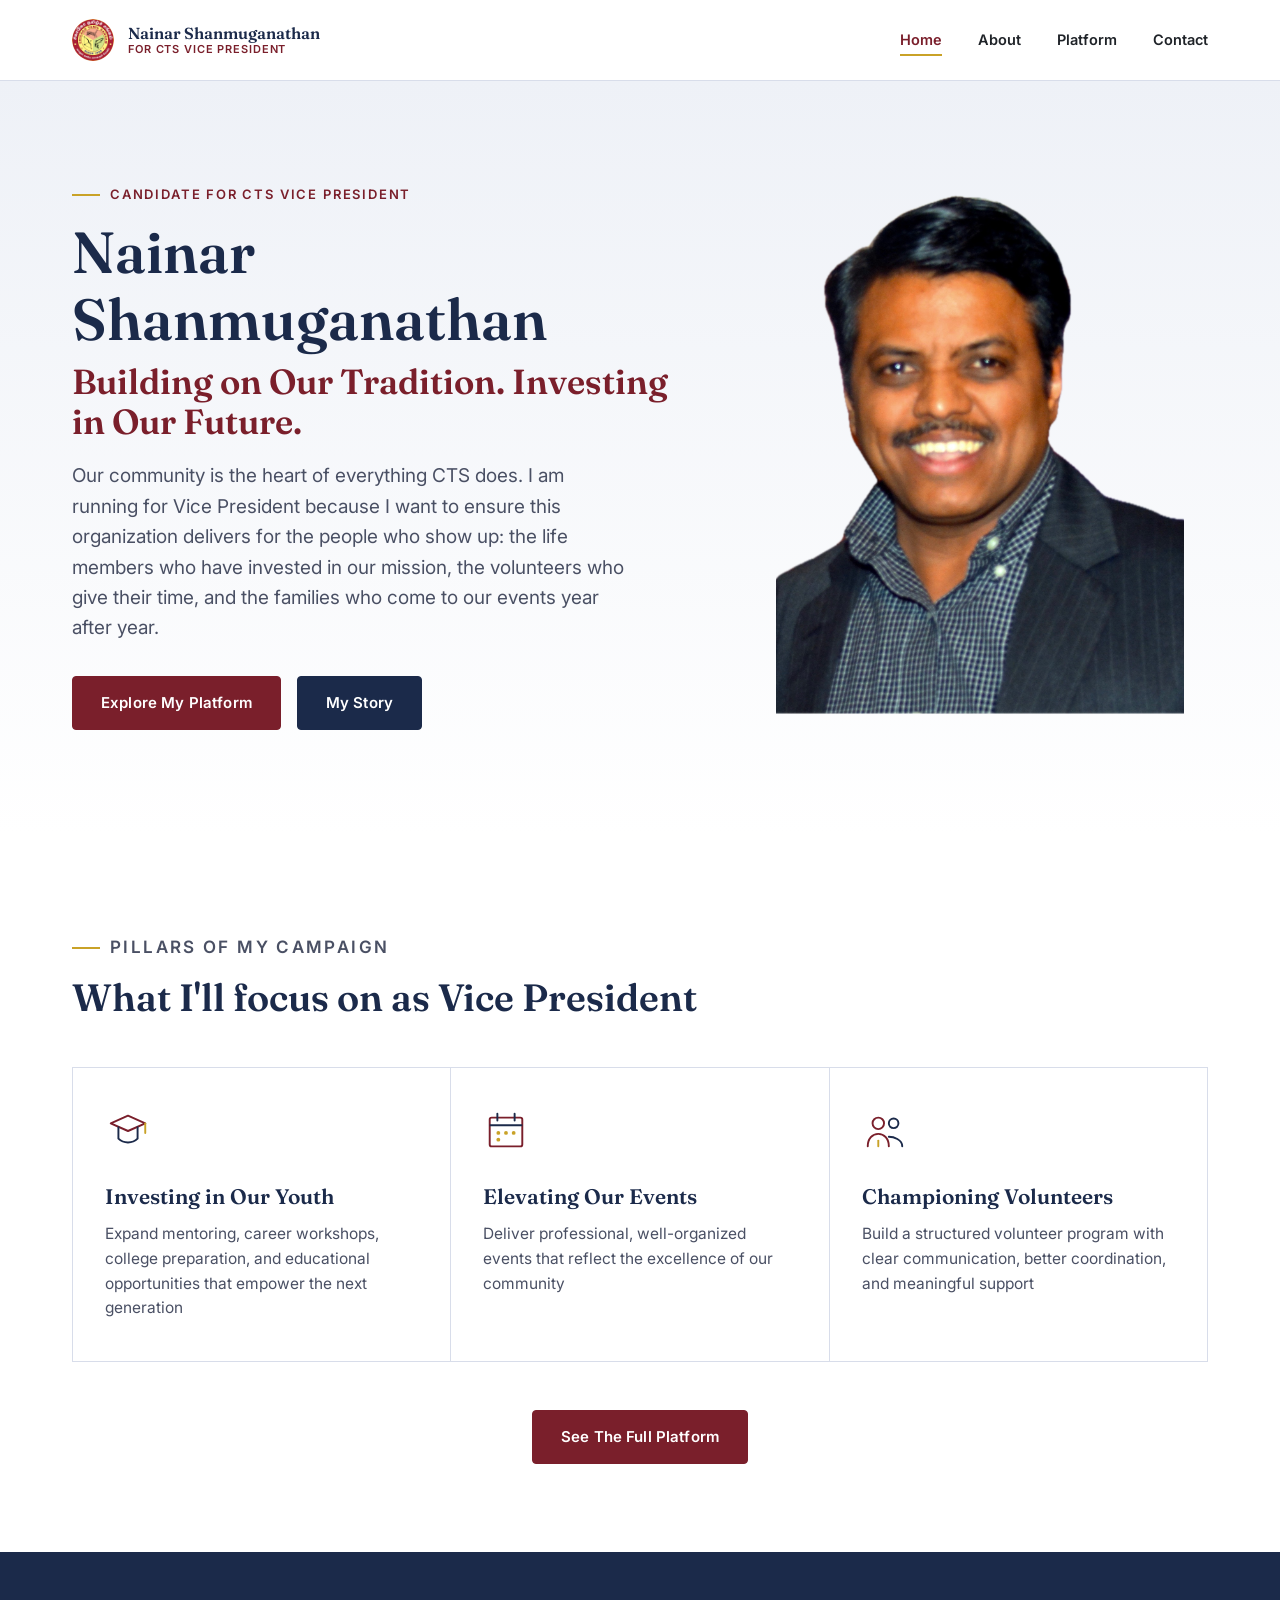
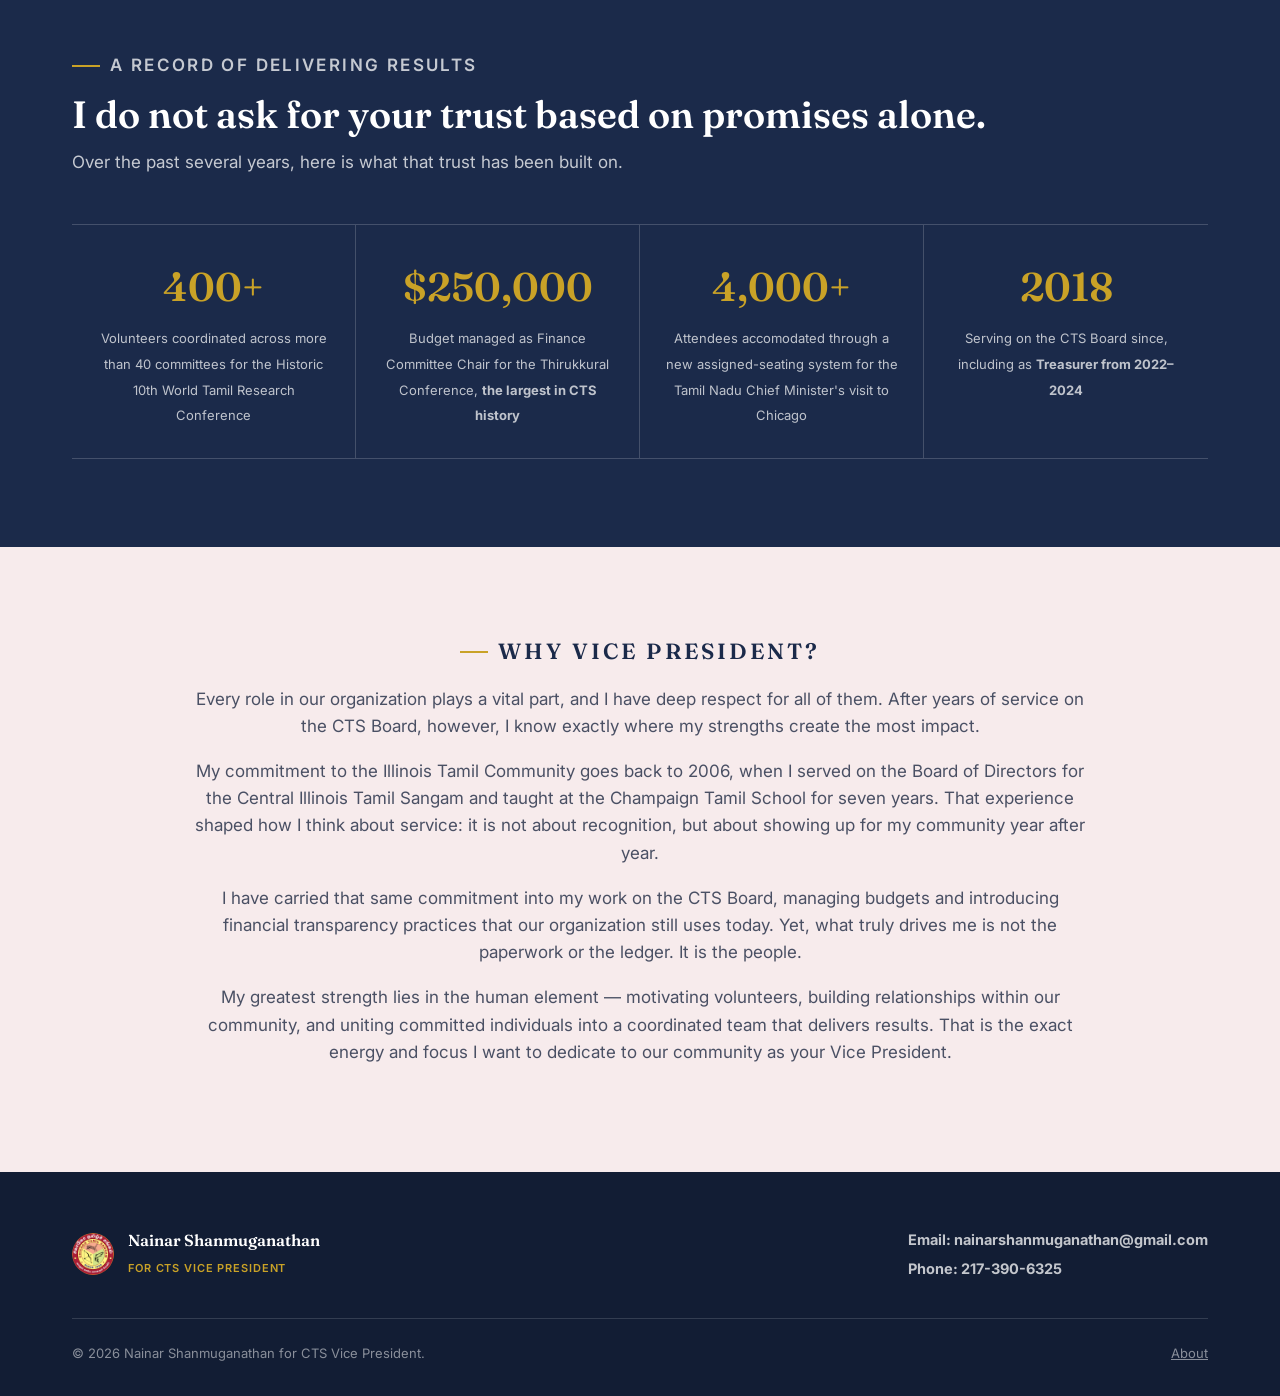
<file: index.html>
<!DOCTYPE html>
<html lang="en">
<head>
<meta charset="UTF-8" />
<meta name="viewport" content="width=device-width, initial-scale=1.0" />
<title>Nainar Shanmuganathan for CTS Vice President</title>
<meta name="description" content="Nainar Shanmuganathan for CTS Vice President — investing in our youth, elevating our events, and championing our volunteers." />
<link rel="preconnect" href="https://fonts.googleapis.com" />
<link rel="preconnect" href="https://fonts.gstatic.com" crossorigin />
<link href="https://fonts.googleapis.com/css2?family=Fraunces:opsz,wght@9..144,500;9..144,600;9..144,700&family=Inter:wght@400;500;600;700&display=swap" rel="stylesheet" />
<link rel="stylesheet" href="css/styles.css" />
</head>
<body>

<header class="site-nav">
  <div class="container">
    <a href="index.html" class="nav-brand">
      <!-- CTS LOGO -->
      <img src="images/ctslogo.png" alt="CTS logo" class="nav-logo">
      <span class="nav-brand-text">
        <span class="nav-name">Nainar Shanmuganathan</span>
        <span class="nav-role">For CTS Vice President</span>
      </span>
    </a>
    <button class="nav-toggle" aria-label="Toggle navigation">
      <span></span><span></span><span></span>
    </button>
    <ul class="nav-links">
      <li><a href="index.html" aria-current="page">Home</a></li>
      <li><a href="about.html">About</a></li>
      <li><a href="platform.html">Platform</a></li>
      <li><a href="#contact">Contact</a></li>
    </ul>
  </div>
</header>

<!-- ============ HERO ============ -->
<section class="hero">
  <div class="container">
    <div class="hero-copy">
      <p class="eyebrow">Candidate for CTS Vice President</p>
      <h1>Nainar Shanmuganathan<br><span>Building on Our Tradition. Investing in Our Future.</span></h1>
      <p class="hero-tagline">Our community is the heart of everything CTS does. I am running for Vice President because I want to ensure this organization delivers for the people who show up: the life members who have invested in our mission, the volunteers who give their time, and the families who come to our events year after year. 
</p>
      <div class="hero-actions">
        <a href="platform.html" class="btn btn-primary">Explore My Platform</a>
        <a href="about.html" class="btn btn-ghost">My Story</a>
      </div>
    </div>
    <div class="hero-photo">
      <!-- Replace this placeholder with <img src="images/hero.jpg" alt="Nainar Shanmuganathan volunteering"> -->
      <div class="photo-frame">
        <img src="images/headshot.png" alt="Nainar Shanmuganathan" style="width:100%;height:100%;object-fit:cover;">
      </div>
    </div>
  </div>
</section>

<!-- ============ PILLARS ============ -->
<section id="pillars" class="pillars">
  <div class="container">
    <div class="section-head">
      <p class="eyebrow">Pillars of My Campaign</p>
      <h2>What I'll focus on as Vice President</h2>
    </div>

    <div class="pillar-grid">
      <div class="pillar-card">
        <svg class="pillar-icon" viewBox="0 0 48 48" fill="none" xmlns="http://www.w3.org/2000/svg">
          <path d="M6 16L24 8L42 16L24 24L6 16Z" stroke="#7A1F2B" stroke-width="2" stroke-linejoin="round"/>
          <path d="M14 20V32C14 32 18 36 24 36C30 36 34 32 34 32V20" stroke="#1B2A4A" stroke-width="2" stroke-linecap="round" stroke-linejoin="round"/>
          <path d="M42 16V26" stroke="#C9A227" stroke-width="2" stroke-linecap="round"/>
        </svg>
        <h3>Investing in Our Youth</h3>
        <p>Expand mentoring, career workshops, college preparation, and educational opportunities that empower the next generation</p>
      </div>

      <div class="pillar-card">
        <svg class="pillar-icon" viewBox="0 0 48 48" fill="none" xmlns="http://www.w3.org/2000/svg">
          <rect x="7" y="10" width="34" height="30" rx="2" stroke="#7A1F2B" stroke-width="2"/>
          <path d="M7 18H41" stroke="#1B2A4A" stroke-width="2"/>
          <path d="M15 6V13" stroke="#1B2A4A" stroke-width="2" stroke-linecap="round"/>
          <path d="M33 6V13" stroke="#1B2A4A" stroke-width="2" stroke-linecap="round"/>
          <circle cx="16" cy="26" r="2" fill="#C9A227"/>
          <circle cx="24" cy="26" r="2" fill="#C9A227"/>
          <circle cx="32" cy="26" r="2" fill="#C9A227"/>
          <circle cx="16" cy="33" r="2" fill="#C9A227"/>
        </svg>
        <h3>Elevating Our Events</h3>
        <p>Deliver professional, well-organized events that reflect the excellence of our community</p>
      </div>

      <div class="pillar-card">
        <svg class="pillar-icon" viewBox="0 0 48 48" fill="none" xmlns="http://www.w3.org/2000/svg">
          <circle cx="17" cy="16" r="6" stroke="#7A1F2B" stroke-width="2"/>
          <circle cx="33" cy="16" r="5" stroke="#1B2A4A" stroke-width="2"/>
          <path d="M6 40C6 32 11 27 17 27C23 27 28 32 28 40" stroke="#7A1F2B" stroke-width="2" stroke-linecap="round"/>
          <path d="M28 30C33 30 42 33 42 40" stroke="#1B2A4A" stroke-width="2" stroke-linecap="round"/>
          <path d="M17 40L17 34" stroke="#C9A227" stroke-width="2" stroke-linecap="round"/>
        </svg>
        <h3>Championing Volunteers</h3>
        <p>Build a structured volunteer program with clear communication, better coordination, and meaningful support</p>
      </div>
    </div>

    <div class="pillars-cta">
      <a href="platform.html" class="btn btn-primary">See The Full Platform</a>
    </div>
  </div>
</section>

<!-- ============ TRACK RECORD ============ -->
<section id="record" class="record">
  <div class="container">
    <div class="section-head on-dark">
      <p class="eyebrow on-dark">A Record of Delivering Results</p>
      <h2>I do not ask for your trust based on promises alone.</h2>
      <p>Over the past several years, here is what that trust has been built on.</p>
    </div>

    <div class="ledger">
      <div class="ledger-item">
        <span class="ledger-number">400+</span>
        <span class="ledger-label">Volunteers coordinated across more than 40 committees for the Historic 10th World Tamil Research Conference</span>
      </div>
      <div class="ledger-item">
        <span class="ledger-number">$250,000</span>
        <span class="ledger-label">Budget managed as Finance Committee Chair for the Thirukkural Conference, <b>the largest in CTS history</b></span>
      </div>
      <div class="ledger-item">
        <span class="ledger-number">4,000+</span>
        <span class="ledger-label">Attendees accomodated through a new assigned-seating system for the Tamil Nadu Chief Minister's visit to Chicago</span>
      </div>
      <div class="ledger-item">
        <span class="ledger-number">2018</span>
        <span class="ledger-label">Serving on the CTS Board since, including as <b>Treasurer from 2022–2024</b></span>
      </div>
    </div>
  </div>
</section>

<!-- ============ WHY VP ============ -->
<section class="why">
  <div class="container">
    
    <div class="why-copy">
      <p class="eyebrow">Why Vice President?</p>
      <p>Every role in our organization plays a vital part, and I have deep respect for all of them. After years of service on the CTS Board, however, I know exactly where my strengths create the most impact.</p>
      <p>My commitment to the Illinois Tamil Community goes back to 2006, when I served on the Board of Directors for the Central Illinois Tamil Sangam and taught at the Champaign Tamil School for seven years. That experience shaped how I think about service: it is not about recognition, but about showing up for my community year after year.</p>
      <p>I have carried that same commitment into my work on the CTS Board, managing budgets and introducing financial transparency practices that our organization still uses today. Yet, what truly drives me is not the paperwork or the ledger. It is the people.</p>
      <p>My greatest strength lies in the human element — motivating volunteers, building relationships within our community, and uniting committed individuals into a coordinated team that delivers results. That is the exact energy and focus I want to dedicate to our community as your Vice President.</p>
    </div>
  </div>
</section>

<footer id="contact" class="site-footer">
  <div class="container">
    <div class="footer-top">
      <div class="footer-brand">
        <!-- CTS LOGO -->
        <img src="images/ctslogo.png" alt="CTS logo" class="nav-logo">
        <span>
          <span class="footer-name" style="display:block;">Nainar Shanmuganathan</span>
          <span class="footer-role">for CTS Vice President</span>
        </span>
      </div>
      <div class="footer-contact">
        <div><b>Email: nainarshanmuganathan@gmail.com</b></div>
        <div><b>Phone: 217-390-6325</b></div>
      </div>
    </div>
    <div class="footer-bottom">
      <span>&copy; 2026 Nainar Shanmuganathan for CTS Vice President.</span>
      <span><a href="about.html">About</a></span>
    </div>
  </div>
</footer>

<script src="js/main.js"></script>
</body>
</html>
</file>
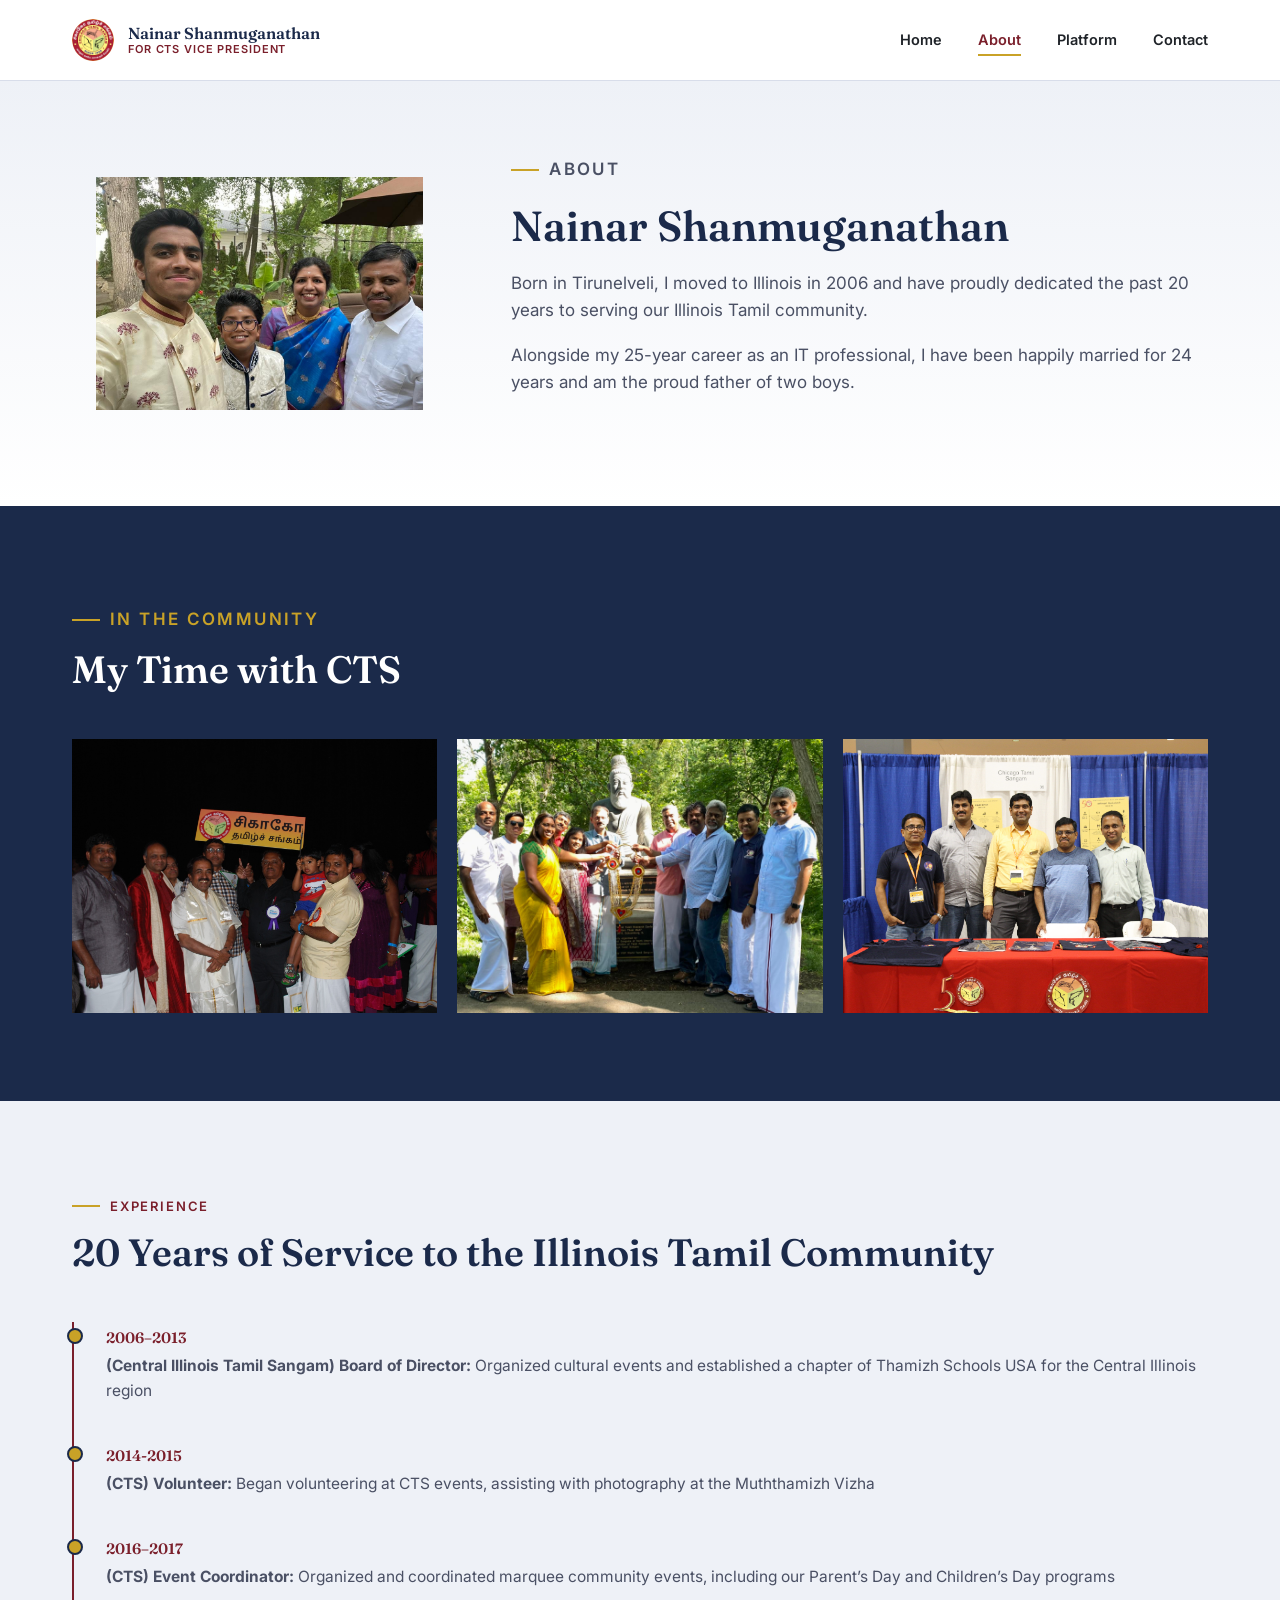
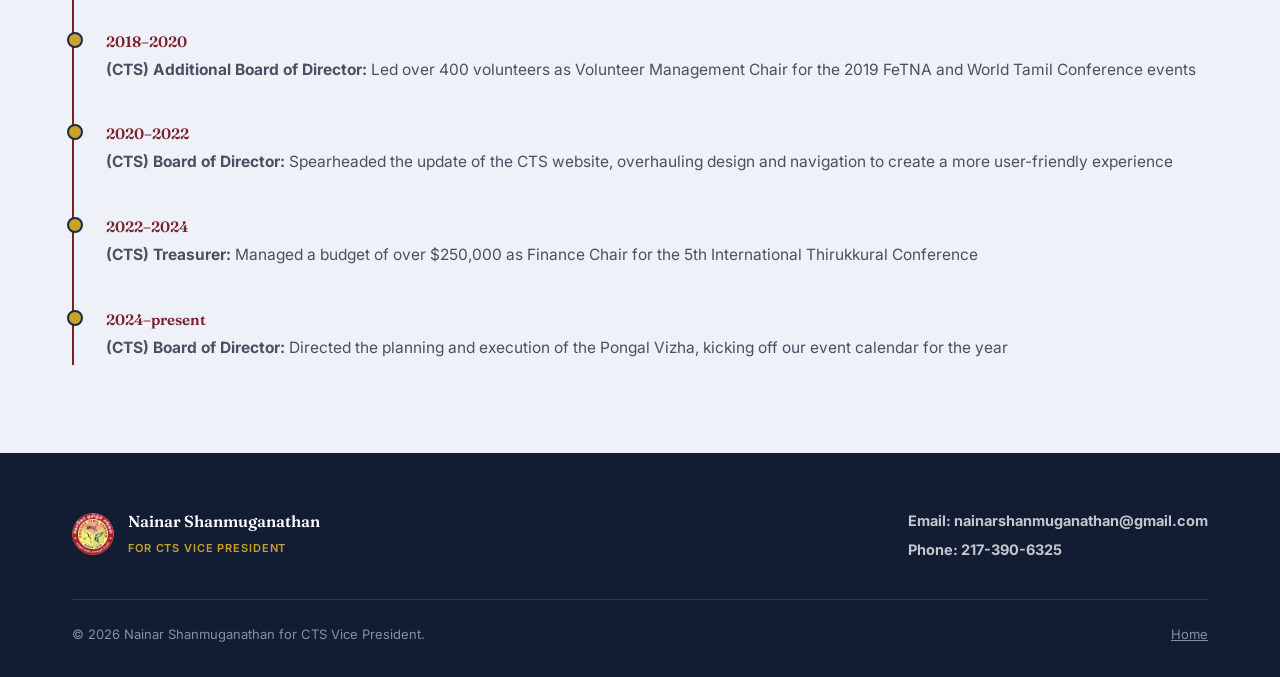
<file: about.html>
<!DOCTYPE html>
<html lang="en">
<head>
<meta charset="UTF-8" />
<meta name="viewport" content="width=device-width, initial-scale=1.0" />
<title>About Nainar Shanmuganathan — CTS Vice President Campaign</title>
<meta name="description" content="About Nainar Shanmuganathan — candidate for CTS Vice President." />
<link rel="preconnect" href="https://fonts.googleapis.com" />
<link rel="preconnect" href="https://fonts.gstatic.com" crossorigin />
<link href="https://fonts.googleapis.com/css2?family=Fraunces:opsz,wght@9..144,500;9..144,600;9..144,700&family=Inter:wght@400;500;600;700&display=swap" rel="stylesheet" />
<link rel="stylesheet" href="css/styles.css" />
</head>
<body>

<header class="site-nav">
  <div class="container">
    <a href="index.html" class="nav-brand">
      <!-- > CTS LOGO -->
      <img src="images/ctslogo.png" alt="CTS logo" class="nav-logo">
      <span class="nav-brand-text">
        <span class="nav-name">Nainar Shanmuganathan</span>
        <span class="nav-role">For CTS Vice President</span>
      </span>
    </a>
    <button class="nav-toggle" aria-label="Toggle navigation">
      <span></span><span></span><span></span>
    </button>
    <ul class="nav-links">
      <li><a href="index.html">Home</a></li>
      <li><a href="about.html" aria-current="page">About</a></li>
      <li><a href="platform.html">Platform</a></li>
      <li><a href="#contact">Contact</a></li>
    </ul>
  </div>
</header>

<!-- ============ BIO ============ -->
<section class="about-hero">
  <div class="container">
    <div class="bio-grid">
      <div class="bio-photo">
        <!-- Replace this placeholder with <img src="images/portrait.jpg" alt="Nainar Shanmuganathan"> -->
        <div class="photo-frame">
          <img src="images/family2.jpg" alt="Nainar Family" style="width:100%;height:100%;object-fit:cover;">
        </div>
      </div>
      <div class="bio-copy">
        <p class="eyebrow">About</p>
        <h1 style="font-size:clamp(30px,4vw,42px); margin-bottom:20px;">Nainar Shanmuganathan</h1>
        <p>Born in Tirunelveli, I moved to Illinois in 2006 and have proudly dedicated the past 20 years to serving our Illinois Tamil community.</p>
        <p>Alongside my 25-year career as an IT professional, I have been happily married for 24 years and am the proud father of two boys.</p>
        
      </div>
    </div>
  </div>
</section>

<!-- ============ PHOTO GALLERY ============ -->
<section class="gallery">
  <div class="container">
    <div class="section-head on-dark">
      <p class="eyebrow on-dark">In the Community</p>
      <h2>My Time with CTS</h2>
    </div>
    <div class="gallery-grid">
      <!-- Replace each placeholder below with <img src="images/volunteering-1.jpg" alt="..."> -->
      <img src="images/youngvishak.jpg" alt="Old FeTNA" style="width:100%;height:100%;object-fit:cover;">
      <img src="images/thiruvalluvar.jpg" alt="CTS Board at Statue" style="width:100%;height:100%;object-fit:cover;">
      <img src="images/IMG_7488.jpg" alt="2019_registration" style="width:100%;height:100%;object-fit:cover;">
    </div>
  </div>
</section>

<!-- ============ TIMELINE ============ -->
<section class="timeline">
  <div class="container">
    <div class="section-head2">
      <p class="eyebrow">Experience</p>
      <h2>20 Years of Service to the Illinois Tamil Community</h2>
    </div>
    <ul class="timeline-list">
      <li>
        <span class="timeline-year">2006–2013</span>
        <p><strong>(Central Illinois Tamil Sangam) Board of Director: </strong> Organized cultural events and established a chapter of Thamizh Schools USA for the Central Illinois region</p>
      </li>
      <li>
        <span class="timeline-year">2014-2015</span>
        <p><strong>(CTS) Volunteer: </strong> Began volunteering at CTS events, assisting with photography at the Muththamizh Vizha</p>
      </li>
      <li>
        <span class="timeline-year">2016–2017</span>
        <p><strong>(CTS) Event Coordinator: </strong> Organized and coordinated marquee community events, including our Parent’s Day and Children’s Day programs</p>
      </li>
      <li>
        <span class="timeline-year">2018–2020</span>
        <p><strong>(CTS) Additional Board of Director: </strong> Led over 400 volunteers as Volunteer Management Chair for the 2019 FeTNA and World Tamil Conference events</p>
      </li>
      <li>
        <span class="timeline-year">2020–2022</span>
        <p><strong>(CTS) Board of Director: </strong> Spearheaded the update of the CTS website, overhauling design and navigation to create a more user-friendly experience</p>
      </li>
      <li>
        <span class="timeline-year">2022–2024</span>
        <p><strong>(CTS) Treasurer: </strong> Managed a budget of over $250,000 as Finance Chair for the 5th International Thirukkural Conference</p>
      </li>
      <li>
        <span class="timeline-year">2024–present</span>
        <p><strong>(CTS) Board of Director: </strong> Directed the planning and execution of the Pongal Vizha, kicking off our event calendar for the year</p>
      </li>
      
    </ul>
  </div>
</section>

<footer id="contact" class="site-footer">
  <div class="container">
    <div class="footer-top">
      <div class="footer-brand">
        <img src="images/ctslogo.png" alt="CTS logo" class="nav-logo">
        <span>
          <span class="footer-name" style="display:block;">Nainar Shanmuganathan</span>
          <span class="footer-role">for CTS Vice President</span>
        </span>
      </div>
      <div class="footer-contact">
        <div><b>Email: nainarshanmuganathan@gmail.com</b></div>
        <div><b>Phone: 217-390-6325</b></div>
      </div>
    </div>
    <div class="footer-bottom">
      <span>&copy; 2026 Nainar Shanmuganathan for CTS Vice President.</span>
      <span><a href="index.html">Home</a></span>
    </div>
  </div>
</footer>

<script src="js/main.js"></script>
</body>
</html>
</file>
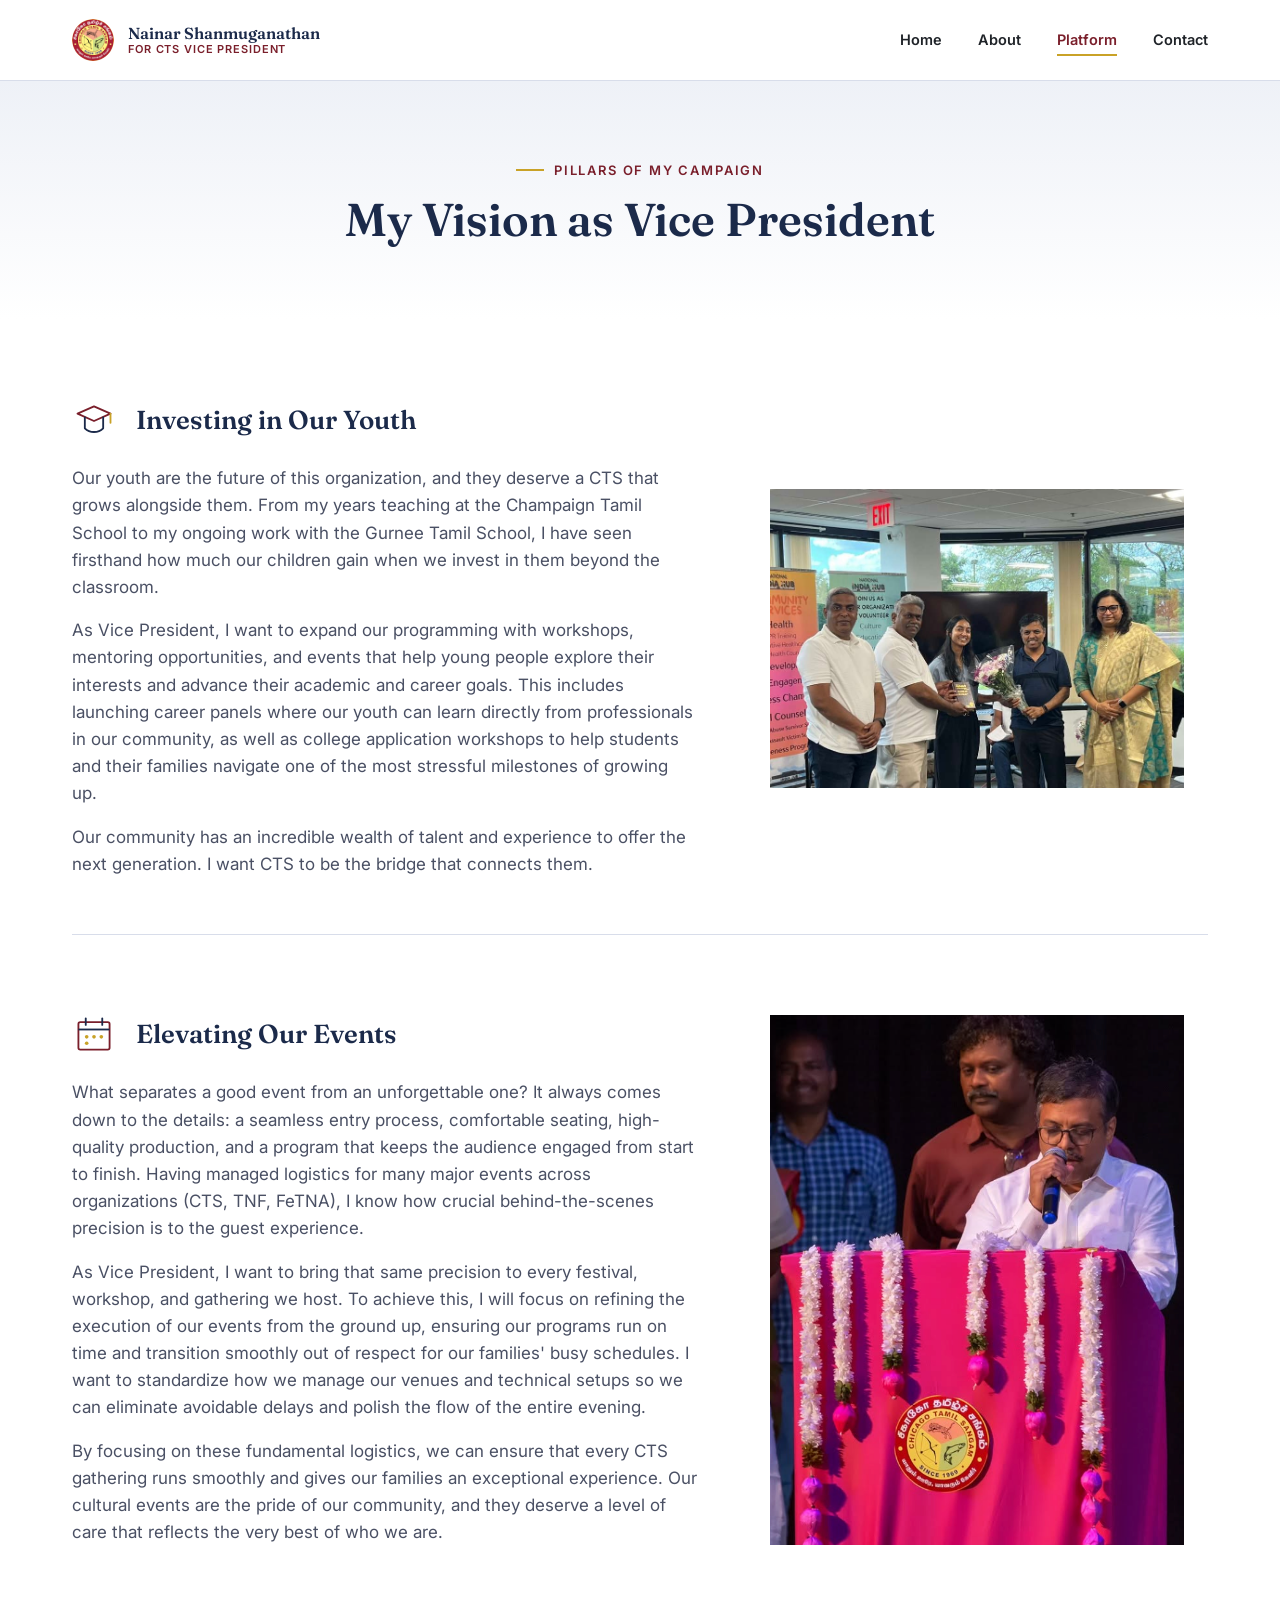
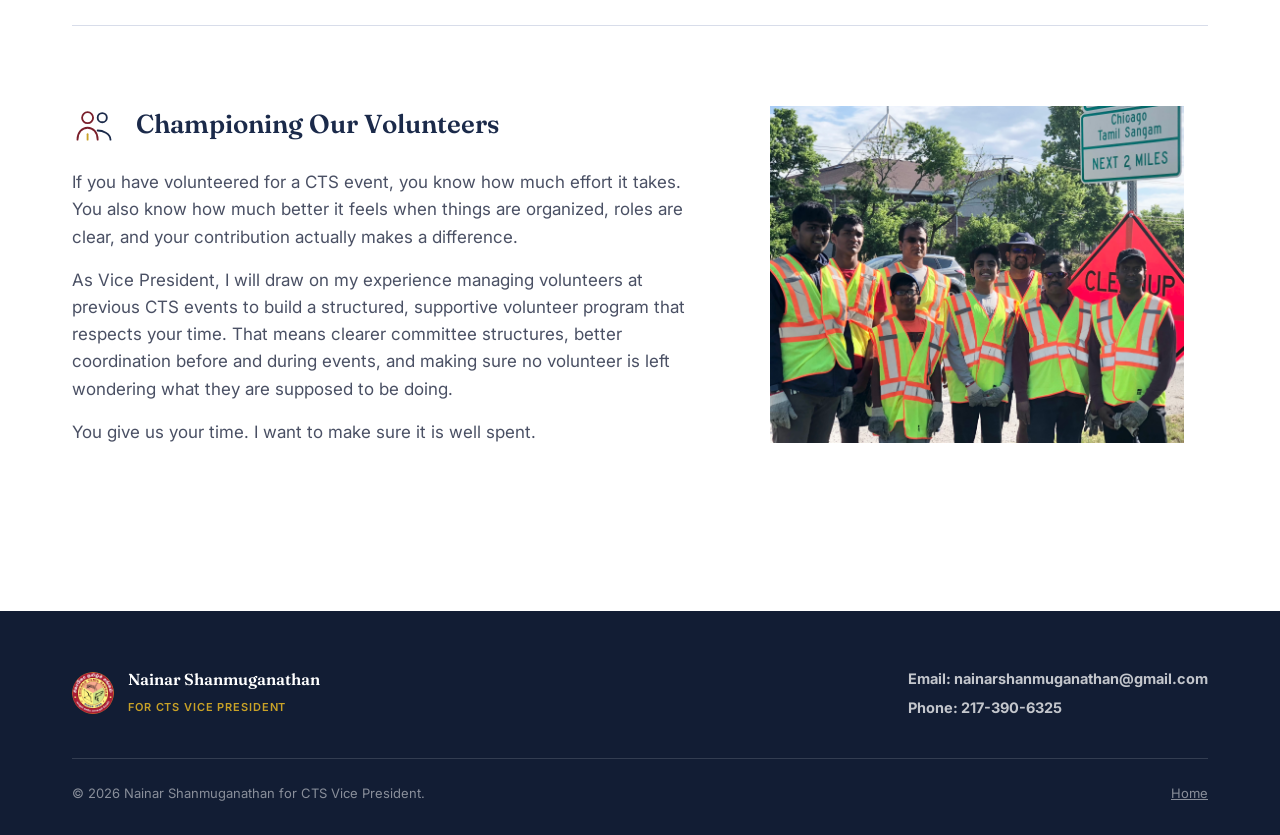
<file: platform.html>
<!DOCTYPE html>
<html lang="en">
<head>
<meta charset="UTF-8" />
<meta name="viewport" content="width=device-width, initial-scale=1.0" />
<title>Platform — Nainar Shanmuganathan for CTS Vice President</title>
<meta name="description" content="The full campaign platform of Nainar Shanmuganathan for CTS Vice President." />
<link rel="preconnect" href="https://fonts.googleapis.com" />
<link rel="preconnect" href="https://fonts.gstatic.com" crossorigin />
<link href="https://fonts.googleapis.com/css2?family=Fraunces:opsz,wght@9..144,500;9..144,600;9..144,700&family=Inter:wght@400;500;600;700&display=swap" rel="stylesheet" />
<link rel="stylesheet" href="css/styles.css" />
</head>
<body>

<header class="site-nav">
  <div class="container">
    <a href="index.html" class="nav-brand">
      <!-- CTS LOGO -->
      <img src="images/ctslogo.png" alt="CTS logo" class="nav-logo">
      <span class="nav-brand-text">
        <span class="nav-name">Nainar Shanmuganathan</span>
        <span class="nav-role">For CTS Vice President</span>
      </span>
    </a>
    <button class="nav-toggle" aria-label="Toggle navigation">
      <span></span><span></span><span></span>
    </button>
    <ul class="nav-links">
      <li><a href="index.html">Home</a></li>
      <li><a href="about.html">About</a></li>
      <li><a href="platform.html" aria-current="page">Platform</a></li>
      <li><a href="#contact">Contact</a></li>
    </ul>
  </div>
</header>

<!-- ============ PLATFORM HERO ============ -->
<section class="about-hero">
  <div class="container" style="text-align:center;">
    <p class="eyebrow" style="justify-content:center;">Pillars of My Campaign</p>
    <h1 class="platform-hero-title">My Vision as Vice President</h1>
  </div>
</section>

<!-- ============ PLATFORM DETAIL ============ -->
<section class="platform-detail">
  <div class="container">

    <article class="platform-item platform-item-with-image">
      <div class="platform-item-text">
        <div class="platform-item-head">
          <svg class="pillar-icon" viewBox="0 0 48 48" fill="none" xmlns="http://www.w3.org/2000/svg">
            <path d="M6 16L24 8L42 16L24 24L6 16Z" stroke="#7A1F2B" stroke-width="2" stroke-linejoin="round"/>
            <path d="M14 20V32C14 32 18 36 24 36C30 36 34 32 34 32V20" stroke="#1B2A4A" stroke-width="2" stroke-linecap="round" stroke-linejoin="round"/>
            <path d="M42 16V26" stroke="#C9A227" stroke-width="2" stroke-linecap="round"/>
          </svg>
          <h2>Investing in Our Youth</h2>
        </div>
        <p>Our youth are the future of this organization, and they deserve a CTS that grows alongside them. From my years teaching at the Champaign Tamil School to my ongoing work with the Gurnee Tamil School, 
          I have seen firsthand how much our children gain when we invest in them beyond the classroom.</p>
        <p>As Vice President, I want to expand our programming with workshops, mentoring opportunities, and events that help young people explore their interests and advance their academic and career goals. 
          This includes launching career panels where our youth can learn directly from professionals in our community, as well as college application workshops to help students and their families navigate one of the 
          most stressful milestones of growing up.</p> 
        <p>Our community has an incredible wealth of talent and experience to offer the next generation. I want CTS to be the bridge that connects them.</p>
      </div>
      <!-- Replace this placeholder with <img src="images/youth.jpg" alt="Investing in our youth"> -->
      <div class="platform-item-image platform-image-youth">
        <div class="photo-frame">
          <img src="images/youthevent.jpg" alt="Med School Event" style="width:100%;height:100%;object-fit:cover;">
        </div>
      </div>
    </article>

    <hr class="platform-rule" />

    <article class="platform-item platform-item-with-image">
      <div class="platform-item-text">
        <div class="platform-item-head">
          <svg class="pillar-icon" viewBox="0 0 48 48" fill="none" xmlns="http://www.w3.org/2000/svg">
            <rect x="7" y="10" width="34" height="30" rx="2" stroke="#7A1F2B" stroke-width="2"/>
            <path d="M7 18H41" stroke="#1B2A4A" stroke-width="2"/>
            <path d="M15 6V13" stroke="#1B2A4A" stroke-width="2" stroke-linecap="round"/>
            <path d="M33 6V13" stroke="#1B2A4A" stroke-width="2" stroke-linecap="round"/>
            <circle cx="16" cy="26" r="2" fill="#C9A227"/>
            <circle cx="24" cy="26" r="2" fill="#C9A227"/>
            <circle cx="32" cy="26" r="2" fill="#C9A227"/>
            <circle cx="16" cy="33" r="2" fill="#C9A227"/>
          </svg>
          <h2>Elevating Our Events</h2>
        </div>
        <p>What separates a good event from an unforgettable one? It always comes down to the details: a seamless entry process, comfortable seating, high-quality production, and a program that keeps the audience engaged from start to finish. 
          Having managed logistics for many major events across organizations (CTS, TNF, FeTNA), I know how crucial behind-the-scenes precision is to the guest experience.</p>
        <p>As Vice President, I want to bring that same precision to every festival, workshop, and gathering we host. To achieve this, I will focus on refining the execution of our events from the ground up, ensuring our programs run on time and transition smoothly out of respect for our families' busy schedules. I want to standardize how we manage our venues and technical setups so we can 
          eliminate avoidable delays and polish the flow of the entire evening.<p> 
        <p>By focusing on these fundamental logistics, we can ensure that every CTS gathering runs smoothly and gives our families an exceptional experience. Our cultural events are the pride of our community, and they deserve a level of care that reflects the very best of who we are.</p>
      </div>
      <!-- Replace this placeholder with <img src="images/events.jpg" alt="Elevating our events"> -->
      <div class="platform-item-image platform-image-events">
        <div class="photo-frame">
          <img src="images/eventspeaker.png" alt="Nainar speaking" style="width:100%;height:100%;object-fit:cover;">
        </div>
      </div>
    </article>

    <hr class="platform-rule" />

    <article class="platform-item platform-item-with-image">
      <div class="platform-item-text">
        <div class="platform-item-head">
          <svg class="pillar-icon" viewBox="0 0 48 48" fill="none" xmlns="http://www.w3.org/2000/svg">
            <circle cx="17" cy="16" r="6" stroke="#7A1F2B" stroke-width="2"/>
            <circle cx="33" cy="16" r="5" stroke="#1B2A4A" stroke-width="2"/>
            <path d="M6 40C6 32 11 27 17 27C23 27 28 32 28 40" stroke="#7A1F2B" stroke-width="2" stroke-linecap="round"/>
            <path d="M28 30C33 30 42 33 42 40" stroke="#1B2A4A" stroke-width="2" stroke-linecap="round"/>
            <path d="M17 40L17 34" stroke="#C9A227" stroke-width="2" stroke-linecap="round"/>
          </svg>
          <h2>Championing Our Volunteers</h2>
        </div>
        <p>If you have volunteered for a CTS event, you know how much effort it takes. You also know how much better it feels when things are organized, roles are clear, and your contribution actually makes a difference.</p>
        <p>As Vice President, I will draw on my experience managing volunteers at previous CTS events to build a structured, supportive volunteer program that respects your time. That means clearer committee structures, better coordination before and during events, and making sure no volunteer is left wondering what they are supposed to be doing.</p>
        <p>You give us your time. I want to make sure it is well spent.</p>
      </div>
      <!-- Replace this placeholder with <img src="images/volunteers.jpg" alt="Championing our volunteers"> -->
      <div class="platform-item-image platform-image-volunteers">
        <div class="photo-frame">
          <img src="images/IMG_7752.jpg" alt="volunteer event" style="width:100%;height:100%;object-fit:cover;">
        </div>
      </div>
    </article>

  </div>
</section>

<footer id="contact" class="site-footer">
  <div class="container">
    <div class="footer-top">
      <div class="footer-brand">
        <img src="images/ctslogo.png" alt="CTS logo" class="nav-logo">
        <span>
          <span class="footer-name" style="display:block;">Nainar Shanmuganathan</span>
          <span class="footer-role">for CTS Vice President</span>
        </span>
      </div>
      <div class="footer-contact">
        <div><b>Email: nainarshanmuganathan@gmail.com</b></div>
        <div><b>Phone: 217-390-6325</b></div>
      </div>
    </div>
    <div class="footer-bottom">
      <span>&copy; 2026 Nainar Shanmuganathan for CTS Vice President.</span>
      <span><a href="index.html">Home</a></span>
    </div>
  </div>
</footer>

<script src="js/main.js"></script>
</body>
</html>
</file>
<file: css/styles.css>
/* ============================================================
   Nainar Shanmuganathan for CTS Vice President — Campaign Site
   Design tokens
   ============================================================ */

:root {
  /* Color */
  --white: #ffffff;
  --ink: #1f2328;
  --ink-soft: #4a5064;
  --navy: #1b2a4a;
  --navy-deep: #121d34;
  --navy-tint: #eef1f7;
  --maroon: #7a1f2b;
  --maroon-tint: #f7ebec;
  --gold: #c9a227;
  --hairline: #d8ddea;

  /* Type */
  --font-display: "Fraunces", Georgia, "Times New Roman", serif;
  --font-body: "Inter", -apple-system, BlinkMacSystemFont, "Segoe UI", sans-serif;

  /* Layout */
  --container: 1200px;
  --radius: 4px;
}

* {
  box-sizing: border-box;
}

html {
  scroll-behavior: smooth;
}

body {
  margin: 0;
  background: var(--white);
  color: var(--ink);
  font-family: var(--font-body);
  font-size: 16px;
  line-height: 1.6;
  -webkit-font-smoothing: antialiased;
}

img {
  max-width: 100%;
  display: block;
}

a {
  color: inherit;
}

.container {
  max-width: var(--container);
  margin: 0 auto;
  padding: 0 32px;
}

/* ---------- Utility ---------- */

.eyebrow {
  display: inline-flex;
  align-items: center;
  gap: 10px;
  font-family: var(--font-body);
  font-size: 13px;
  font-weight: 600;
  letter-spacing: 0.14em;
  text-transform: uppercase;
  color: var(--maroon);
  margin: 0 0 14px;
}

.eyebrow::before {
  content: "";
  width: 28px;
  height: 2px;
  background: var(--gold);
  display: inline-block;
}

.eyebrow.on-dark {
  color: var(--gold);
}

h1, h2, h3 {
  font-family: var(--font-display);
  font-weight: 600;
  line-height: 1.15;
  margin: 0;
  color: var(--navy);
}

.on-dark h1, .on-dark h2, .on-dark h3, .on-dark p {
  color: var(--white);
}

h2 {
  font-size: clamp(28px, 3.4vw, 38px);
}

.section-head {
  max-width: 640px;
  margin-bottom: 48px;
}

.section-head2 {
  max-width: 1040px;
  margin-bottom: 48px;
}

.section-head p {
  color: var(--ink-soft);
  font-size: 17px;
  margin-top: 12px;
}

section {
  padding: 88px 0;
}

.btn {
  display: inline-block;
  font-family: var(--font-body);
  font-weight: 600;
  font-size: 15px;
  letter-spacing: 0.01em;
  padding: 14px 28px;
  border-radius: var(--radius);
  text-decoration: none;
  transition: transform 0.15s ease, box-shadow 0.15s ease, background 0.15s ease;
}

.btn-primary {
  background: var(--maroon);
  color: var(--white);
  border: 1px solid var(--maroon);
}

.btn-primary:hover {
  background: #611722;
  transform: translateY(-1px);
}

.btn-ghost {
  background: var(--navy);
  color: var(--white);
  border: 1px solid var(--navy);
}

.btn-ghost:hover {
  background: var(--navy-deep);
  transform: translateY(-1px);
}

/* ---------- Nav ---------- */

.site-nav {
  position: sticky;
  top: 0;
  z-index: 100;
  background: rgba(255, 255, 255, 0.92);
  backdrop-filter: blur(6px);
  border-bottom: 1px solid var(--hairline);
}

.site-nav .container {
  display: flex;
  align-items: center;
  justify-content: space-between;
  height: 80px;
}

.nav-brand {
  display: flex;
  align-items: center;
  gap: 14px;
  text-decoration: none;
}

.nav-logo {
  width: 42px;
  height: 42px;
  border-radius: 50%;
  background: var(--navy-tint);
  display: flex;
  align-items: center;
  justify-content: center;
  font-family: var(--font-body);
  font-size: 9px;
  color: var(--ink-soft);
  text-align: center;
  line-height: 1.2;
  overflow: hidden;
  flex-shrink: 0;
}

.nav-brand-text {
  display: flex;
  flex-direction: column;
  line-height: 1.25;
}

.nav-name {
  font-family: var(--font-display);
  font-weight: 600;
  font-size: 16px;
  color: var(--navy);
}

.nav-role {
  font-size: 11px;
  letter-spacing: 0.08em;
  text-transform: uppercase;
  color: var(--maroon);
  font-weight: 600;
}

.nav-links {
  display: flex;
  align-items: center;
  gap: 36px;
  list-style: none;
  margin: 0;
  padding: 0;
}

.nav-links a {
  text-decoration: none;
  font-size: 14.5px;
  font-weight: 600;
  color: var(--ink);
  padding: 6px 0;
  border-bottom: 2px solid transparent;
  transition: border-color 0.15s ease, color 0.15s ease;
}

.nav-links a:hover,
.nav-links a[aria-current="page"] {
  color: var(--maroon);
  border-bottom-color: var(--gold);
}

/* ---------- Hero ---------- */

.hero {
  padding: 88px 0 96px;
  background: linear-gradient(180deg, var(--navy-tint) 0%, var(--white) 100%);
}

.hero .container {
  display: grid;
  grid-template-columns: 1.15fr 0.85fr;
  gap: 64px;
  align-items: center;
}

.hero h1 {
  font-size: clamp(38px, 5vw, 58px);
  margin-bottom: 18px;
}

.hero h1 span {
  color: var(--maroon);
  display: block;
  font-size: 0.6em;
  margin-top: 10px;
}

.hero-tagline {
  font-size: 19px;
  color: var(--ink-soft);
  max-width: 46ch;
  margin-bottom: 32px;
}

.hero-actions {
  display: flex;
  gap: 16px;
  flex-wrap: wrap;
}

.hero-actions .btn-ghost {
  color: var(--white);
  border-color: var(--navy);
}

.hero-actions .btn-ghost:hover {
  background: var(--navy-deep);
  color: var(--white);
}

.hero-photo {
  position: relative;
}

.photo-frame {
  aspect-ratio: 4 / 5;
  border-radius: 6px;
  border: none;
  background: none;
  display: flex;
  align-items: center;
  justify-content: center;
  text-align: center;
  padding: 24px;
  position: relative;
  overflow: hidden;
}

.photo-frame .placeholder-label {
  background: var(--white);
  border: 1px solid var(--hairline);
  padding: 10px 16px;
  border-radius: var(--radius);
  font-size: 13px;
  color: var(--ink-soft);
  font-weight: 600;
  max-width: 220px;
}

.photo-frame::after {
  content: none;
  position: absolute;
  inset: 12px;
  border: 1px solid var(--gold);
  border-radius: 4px;
  pointer-events: none;
}

/* ---------- Pillars ---------- */

.pillar-grid {
  display: grid;
  grid-template-columns: repeat(3, 1fr);
  gap: 1px;
  background: var(--hairline);
  border: 1px solid var(--hairline);
}

.pillar-card {
  background: var(--white);
  padding: 40px 32px;
}

.pillar-icon {
  width: 46px;
  height: 46px;
  margin-bottom: 22px;
}

.pillar-card h3 {
  font-size: 21px;
  margin-bottom: 14px;
}

.pillar-card p {
  color: var(--ink-soft);
  font-size: 15.5px;
  margin: 0 0 12px;
}

.pillar-card p:last-child {
  margin-bottom: 0;
}

.pillars-cta {
  text-align: center;
  margin-top: 48px;
}

/* ---------- Track record (ledger signature) ---------- */

.record {
  background: var(--navy);
  color: var(--white);
}

.record .section-head {
  max-width: none;
}

@media (min-width: 861px) {
  .record .section-head h2 {
    white-space: nowrap;
  }
}

.record .section-head p {
  color: rgba(255, 255, 255, 0.75);
}

.ledger {
  display: grid;
  grid-template-columns: repeat(4, 1fr);
  border-top: 1px solid rgba(255, 255, 255, 0.18);
  border-bottom: 1px solid rgba(255, 255, 255, 0.18);
}

.ledger-item {
  padding: 30px 24px;
  border-right: 1px solid rgba(255, 255, 255, 0.18);
  text-align: center;
}

.ledger-item:last-child {
  border-right: none;
}

.ledger-number {
  font-family: var(--font-display);
  font-size: clamp(30px, 3.2vw, 40px);
  color: var(--gold);
  font-weight: 600;
  display: block;
  margin-bottom: 6px;
}

.ledger-label {
  font-size: 13px;
  color: rgba(255, 255, 255, 0.72);
  line-height: 1.4;
}

/* ---------- Why VP ---------- */

.why {
  background: var(--maroon-tint);
}

.why .container {
  max-width: 960px;
  margin: 0 auto;
  text-align: center;
}

.why-photo .photo-frame {
  aspect-ratio: 1 / 1;
}

.why-copy p {
  font-size: 17px;
  color: var(--ink-soft);
  margin: 0 0 18px;
}

.why-copy p:first-of-type {
  font-family: var(--font-display);
  font-size: 22px;
  color: var(--navy);
  line-height: 1.45;
}

/* ---------- Platform page ---------- */

.platform-hero-title {
  font-size: clamp(26px, 4vw, 46px);
}

@media (min-width: 861px) {
  .platform-hero-title {
    white-space: nowrap;
  }
}

.platform-detail {
  padding: 24px 0 88px;
}

.platform-item {
  max-width: 760px;
  padding: 56px 0;
}

.platform-item-with-image {
  max-width: 100%;
  display: grid;
  grid-template-columns: 1.15fr 0.85fr;
  gap: 48px;
  align-items: center;
}

.platform-image-youth .photo-frame {
  aspect-ratio: 4 / 3;
}

.platform-image-events .photo-frame {
  aspect-ratio: 4 / 5;
}

.platform-image-volunteers .photo-frame {
  aspect-ratio: 6 / 5;
}

@media (max-width: 860px) {
  .platform-item-with-image {
    grid-template-columns: 1fr;
  }

  .platform-item-image {
    order: -1;
    max-width: 360px;
  }
}

.platform-item-head {
  display: flex;
  align-items: center;
  gap: 20px;
  margin-bottom: 22px;
}

.platform-item-head .pillar-icon {
  width: 44px;
  height: 44px;
  margin-bottom: 0;
  flex-shrink: 0;
}

.platform-item-head h2 {
  font-size: 26px;
}

.platform-item p {
  font-size: 17px;
  color: var(--ink-soft);
  margin: 0 0 16px;
}

.platform-item p:last-child {
  margin-bottom: 0;
}

.platform-rule {
  max-width: 100%;
  border: none;
  border-top: 1px solid var(--hairline);
  margin: 0;
}

/* ---------- About page ---------- */

.about-hero {
  padding: 72px 0;
  background: linear-gradient(180deg, var(--navy-tint) 0%, var(--white) 100%);
}



.bio-grid {
  display: grid;
  grid-template-columns: 0.7fr 1.3fr;
  gap: 64px;
  align-items: start;
}

.bio-photo .photo-frame {
  aspect-ratio: 4 / 3;
}

.bio-copy p {
  font-size: 17px;
  color: var(--ink-soft);
  margin: 0 0 18px;
}

.bio-facts {
  list-style: none;
  margin: 32px 0 0;
  padding: 24px 0 0;
  border-top: 1px solid var(--hairline);
  display: grid;
  grid-template-columns: 1fr 1fr;
  gap: 20px;
}

.bio-facts li {
  font-size: 14.5px;
}

.bio-facts .fact-label {
  display: block;
  text-transform: uppercase;
  letter-spacing: 0.08em;
  font-size: 11.5px;
  font-weight: 700;
  color: var(--maroon);
  margin-bottom: 4px;
}

.gallery {
    background: var(--navy);
    color: var(--white);
}

.gallery-grid {
  display: grid;
  grid-template-columns: repeat(3, 1fr);
  gap: 20px;
}

.gallery-grid .photo-frame {
  aspect-ratio: 4 / 3;
}

.timeline {
  background: var(--navy-tint);
}


.timeline-list {
  list-style: none;
  margin: 0;
  padding: 0;
  border-left: 2px solid var(--maroon);
}

.timeline-list li {
  position: relative;
  padding: 4px 0 36px 32px;
}

.timeline-list li:last-child {
  padding-bottom: 4px;
}

.timeline-list li::before {
  content: "";
  position: absolute;
  left: -7px;
  top: 6px;
  width: 12px;
  height: 12px;
  border-radius: 50%;
  background: var(--gold);
  border: 2px solid var(--navy);
}

.timeline-year {
  font-family: var(--font-display);
  font-weight: 600;
  color: var(--maroon);
  font-size: 15px;
  display: block;
  margin-bottom: 4px;
}

.timeline-list p {
  margin: 0;
  color: var(--ink-soft);
  font-size: 15.5px;
}

/* ---------- Footer ---------- */

.site-footer {
  background: var(--navy-deep);
  color: rgba(255, 255, 255, 0.75);
  padding: 56px 0 32px;
}

.footer-top {
  display: flex;
  justify-content: space-between;
  align-items: flex-start;
  gap: 32px;
  flex-wrap: wrap;
  padding-bottom: 32px;
  border-bottom: 1px solid rgba(255, 255, 255, 0.14);
  margin-bottom: 24px;
}

.footer-brand {
  display: flex;
  align-items: center;
  gap: 14px;
}

.footer-brand .nav-logo {
  background: rgba(255, 255, 255, 0.06);
  border-color: rgba(255, 255, 255, 0.25);
  color: rgba(255, 255, 255, 0.6);
}

.footer-name {
  font-family: var(--font-display);
  color: var(--white);
  font-size: 16px;
  font-weight: 600;
}

.footer-role {
  font-size: 11px;
  letter-spacing: 0.08em;
  text-transform: uppercase;
  color: var(--gold);
  font-weight: 600;
}

.footer-contact {
  font-size: 14.5px;
}

.footer-contact div {
  margin-bottom: 6px;
}

.footer-bottom {
  font-size: 13px;
  color: rgba(255, 255, 255, 0.5);
  display: flex;
  justify-content: space-between;
  flex-wrap: wrap;
  gap: 12px;
}

/* ---------- Mobile nav ---------- */

.nav-toggle {
  display: none;
  background: none;
  border: none;
  cursor: pointer;
  padding: 8px;
}

.nav-toggle span {
  display: block;
  width: 22px;
  height: 2px;
  background: var(--navy);
  margin: 5px 0;
}

/* ---------- Responsive ---------- */

@media (max-width: 860px) {
  .hero .container,
  .why .container,
  .bio-grid {
    grid-template-columns: 1fr;
  }

  .hero-photo,
  .why-photo {
    order: -1;
    max-width: 320px;
  }

  .pillar-grid {
    grid-template-columns: 1fr;
  }

  .ledger {
    grid-template-columns: repeat(2, 1fr);
  }

  .ledger-item:nth-child(2) {
    border-right: none;
  }

  .ledger-item {
    border-bottom: 1px solid rgba(255, 255, 255, 0.18);
  }


  .gallery-grid {
    grid-template-columns: 1fr;
  }

  .bio-facts {
    grid-template-columns: 1fr;
  }

  .nav-links {
    position: fixed;
    top: 80px;
    left: 0;
    right: 0;
    background: var(--white);
    flex-direction: column;
    align-items: flex-start;
    padding: 24px 32px;
    gap: 20px;
    border-bottom: 1px solid var(--hairline);
    transform: translateY(-8px);
    opacity: 0;
    pointer-events: none;
    transition: opacity 0.15s ease, transform 0.15s ease;
  }

  .nav-links.open {
    opacity: 1;
    transform: translateY(0);
    pointer-events: auto;
  }

  .nav-toggle {
    display: block;
  }

  section {
    padding: 64px 0;
  }

  .footer-top {
    flex-direction: column;
  }
}
</file>
